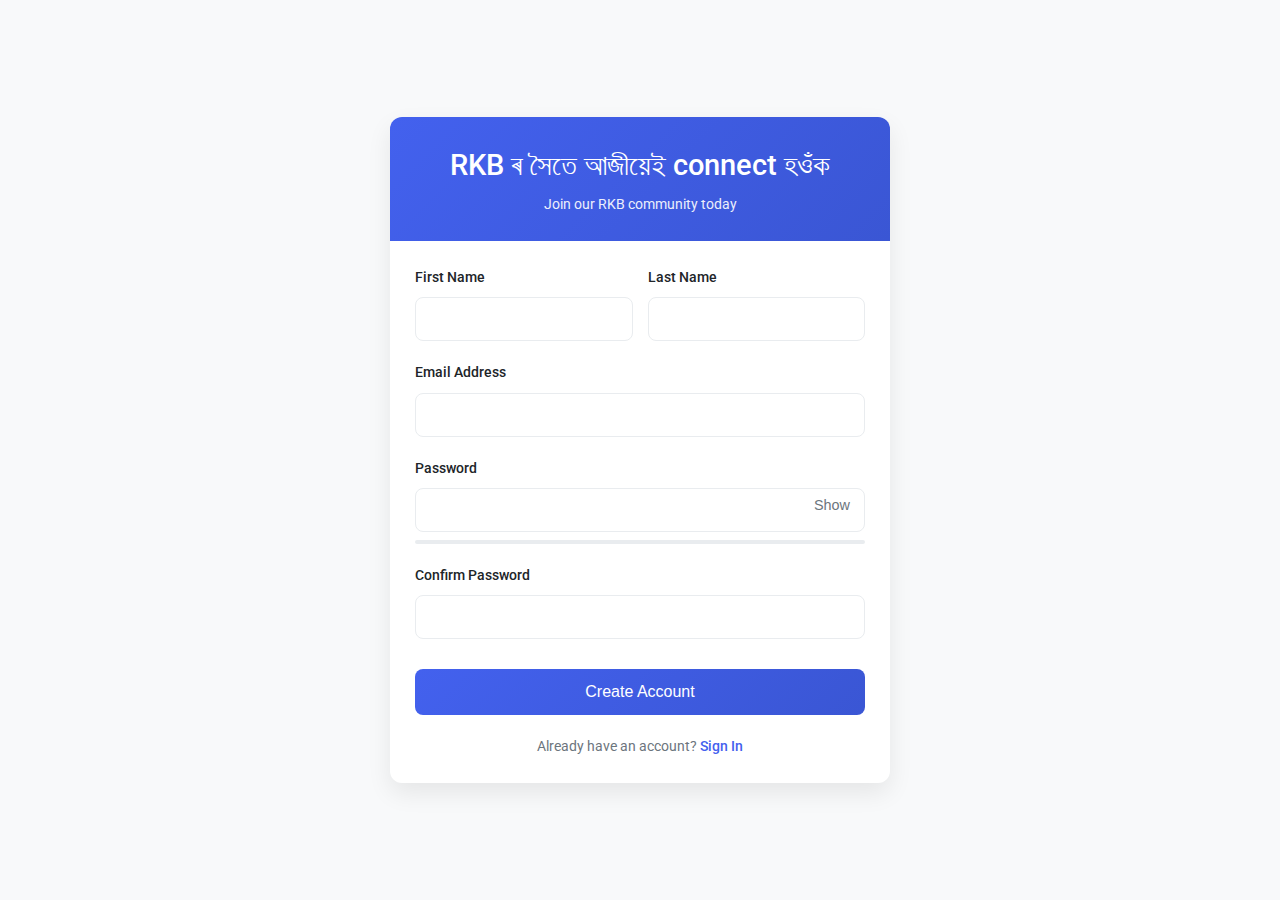
<file: test.html>
<!DOCTYPE html>
<html lang="en">
<head>
  <meta charset="UTF-8">
  <meta name="viewport" content="width=device-width, initial-scale=1.0">
  <title>Modern Registration Form</title>
  <link href="https://fonts.googleapis.com/css2?family=Roboto:wght@300;400;500;700&display=swap" rel="stylesheet">
  <style>
    :root {
      --primary-color: #4361ee;
      --primary-dark: #3a56d4;
      --secondary-color: #f72585;
      --light-gray: #f8f9fa;
      --medium-gray: #e9ecef;
      --dark-gray: #6c757d;
      --text-color: #212529;
      --error-color: #dc3545;
      --success-color: #28a745;
    }

    * {
      margin: 0;
      padding: 0;
      box-sizing: border-box;
    }

    body {
      font-family: 'Roboto', sans-serif;
      background-color: var(--light-gray);
      color: var(--text-color);
      line-height: 1.6;
      display: flex;
      justify-content: center;
      align-items: center;
      min-height: 100vh;
      padding: 20px;
    }

    .container {
      width: 100%;
      max-width: 500px;
      background: white;
      border-radius: 12px;
      box-shadow: 0 10px 25px rgba(0, 0, 0, 0.08);
      overflow: hidden;
    }

    .form-header {
      background: linear-gradient(135deg, var(--primary-color), var(--primary-dark));
      color: white;
      padding: 25px;
      text-align: center;
    }

    .form-header h1 {
      font-size: 1.8rem;
      font-weight: 500;
      margin-bottom: 5px;
    }

    .form-header p {
      font-size: 0.9rem;
      opacity: 0.9;
    }

    .form-body {
      padding: 25px;
    }

    .form-group {
      margin-bottom: 20px;
      position: relative;
    }

    .form-row {
      display: flex;
      gap: 15px;
    }

    .form-row .form-group {
      flex: 1;
    }

    label {
      display: block;
      margin-bottom: 8px;
      font-size: 0.9rem;
      font-weight: 500;
      color: var(--text-color);
    }

    .input-field {
      width: 100%;
      padding: 12px 15px;
      font-size: 1rem;
      border: 1px solid var(--medium-gray);
      border-radius: 8px;
      background-color: white;
      transition: all 0.3s ease;
    }

    .input-field:focus {
      border-color: var(--primary-color);
      box-shadow: 0 0 0 3px rgba(67, 97, 238, 0.2);
      outline: none;
    }

    .input-field.error {
      border-color: var(--error-color);
    }

    .error-message {
      color: var(--error-color);
      font-size: 0.8rem;
      margin-top: 5px;
      display: none;
    }

    .show-password {
      position: absolute;
      right: 15px;
      top: 40px;
      background: none;
      border: none;
      color: var(--dark-gray);
      cursor: pointer;
      font-size: 0.9rem;
    }

    .password-strength {
      height: 4px;
      background: var(--medium-gray);
      border-radius: 2px;
      margin-top: 8px;
      overflow: hidden;
    }

    .password-strength-bar {
      height: 100%;
      width: 0;
      background: var(--error-color);
      transition: width 0.3s ease, background 0.3s ease;
    }

    .submit-btn {
      width: 100%;
      padding: 14px;
      background: linear-gradient(135deg, var(--primary-color), var(--primary-dark));
      color: white;
      border: none;
      border-radius: 8px;
      font-size: 1rem;
      font-weight: 500;
      cursor: pointer;
      transition: all 0.3s ease;
      margin-top: 10px;
    }

    .submit-btn:hover {
      background: linear-gradient(135deg, var(--primary-dark), var(--primary-color));
      transform: translateY(-2px);
    }

    .submit-btn:active {
      transform: translateY(0);
    }

    .submit-btn:disabled {
      background: var(--medium-gray);
      cursor: not-allowed;
      transform: none;
    }

    .form-footer {
      text-align: center;
      margin-top: 20px;
      font-size: 0.9rem;
      color: var(--dark-gray);
    }

    .form-footer a {
      color: var(--primary-color);
      text-decoration: none;
      font-weight: 500;
    }

    .form-footer a:hover {
      text-decoration: underline;
    }

    .loading {
      display: inline-block;
      width: 20px;
      height: 20px;
      border: 3px solid rgba(255, 255, 255, 0.3);
      border-radius: 50%;
      border-top-color: white;
      animation: spin 1s ease-in-out infinite;
      margin-right: 10px;
      vertical-align: middle;
    }

    @keyframes spin {
      to { transform: rotate(360deg); }
    }

    /* Responsive adjustments */
    @media (max-width: 600px) {
      .form-row {
        flex-direction: column;
        gap: 0;
      }
      
      .form-header {
        padding: 20px 15px;
      }
      
      .form-body {
        padding: 20px 15px;
      }
      
      .input-field {
        padding: 12px;
      }
    }

    @media (max-width: 400px) {
      body {
        padding: 10px;
      }
      
      .form-header h1 {
        font-size: 1.5rem;
      }
    }
  </style>
</head>
<body>
  <div class="container">
    <div class="form-header">
      <h1>RKB ৰ সৈতে আজীয়েই connect হওঁক</h1>
      <p>Join our RKB community today</p>
    </div>
    
    <div class="form-body">
      <form id="signup-form">
        <div class="form-row">
          <div class="form-group">
            <label for="firstname">First Name</label>
            <input type="text" id="firstname" class="input-field" name="firstname" required>
            <div class="error-message" id="firstname-error">Please enter your first name</div>
          </div>
          
          <div class="form-group">
            <label for="lastname">Last Name</label>
            <input type="text" id="lastname" class="input-field" name="lastname" required>
            <div class="error-message" id="lastname-error">Please enter your last name</div>
          </div>
        </div>
        
        <div class="form-group">
          <label for="email">Email Address</label>
          <input type="email" id="email" class="input-field" name="email" required>
          <div class="error-message" id="email-error">Please enter a valid email address</div>
        </div>
        
        <div class="form-group">
          <label for="password">Password</label>
          <input type="password" id="password" class="input-field" name="password" required minlength="8">
          <button type="button" class="show-password" aria-label="Show password">Show</button>
          <div class="password-strength">
            <div class="password-strength-bar" id="password-strength-bar"></div>
          </div>
          <div class="error-message" id="password-error">Password must be at least 8 characters</div>
        </div>
        
        <div class="form-group">
          <label for="confirm-password">Confirm Password</label>
          <input type="password" id="confirm-password" class="input-field" name="confirm_password" required>
          <div class="error-message" id="confirm-password-error">Passwords don't match</div>
        </div>
        
        <button type="submit" class="submit-btn" id="submit-btn">
          <span id="submit-text">Create Account</span>
        </button>
      </form>
      
      <div class="form-footer">
        Already have an account? <a href="#">Sign In</a>
      </div>
    </div>
  </div>

  <script src="https://cdn.emailjs.com/dist/email.min.js"></script>
  <script>
    // Initialize EmailJS
    (function(){
      emailjs.init("BPl4WekWAGX8AzDXB"); // Replace with your actual EmailJS user ID
    })();

    document.addEventListener('DOMContentLoaded', function() {
      const form = document.getElementById('signup-form');
      const passwordInput = document.getElementById('password');
      const confirmPasswordInput = document.getElementById('confirm-password');
      const passwordStrengthBar = document.getElementById('password-strength-bar');
      const showPasswordBtn = document.querySelector('.show-password');
      const submitBtn = document.getElementById('submit-btn');
      const submitText = document.getElementById('submit-text');

      // Toggle password visibility
      showPasswordBtn.addEventListener('click', function() {
        const type = passwordInput.getAttribute('type') === 'password' ? 'text' : 'password';
        passwordInput.setAttribute('type', type);
        confirmPasswordInput.setAttribute('type', type);
        this.textContent = type === 'password' ? 'Show' : 'Hide';
      });

      // Password strength indicator
      passwordInput.addEventListener('input', function() {
        const strength = calculatePasswordStrength(this.value);
        updatePasswordStrengthBar(strength);
      });

      function calculatePasswordStrength(password) {
        let strength = 0;
        
        // Length check
        if (password.length >= 8) strength += 1;
        if (password.length >= 12) strength += 1;
        
        // Character variety
        if (/[A-Z]/.test(password)) strength += 1; // Uppercase
        if (/[a-z]/.test(password)) strength += 1; // Lowercase
        if (/[0-9]/.test(password)) strength += 1; // Numbers
        if (/[^A-Za-z0-9]/.test(password)) strength += 1; // Special chars
        
        return Math.min(strength, 5); // Cap at 5 for our strength meter
      }

      function updatePasswordStrengthBar(strength) {
        const colors = ['#dc3545', '#fd7e14', '#ffc107', '#28a745', '#20c997'];
        const width = (strength / 5) * 100;
        
        passwordStrengthBar.style.width = width + '%';
        passwordStrengthBar.style.backgroundColor = colors[strength - 1] || colors[0];
      }

      // Form validation
      form.addEventListener('submit', function(e) {
        e.preventDefault();
        
        if (validateForm()) {
          submitForm();
        }
      });

      function validateForm() {
        let isValid = true;
        
        // Validate first name
        const firstName = document.getElementById('firstname').value.trim();
        if (firstName === '') {
          showError('firstname-error', 'Please enter your first name');
          isValid = false;
        } else {
          hideError('firstname-error');
        }
        
        // Validate last name
        const lastName = document.getElementById('lastname').value.trim();
        if (lastName === '') {
          showError('lastname-error', 'Please enter your last name');
          isValid = false;
        } else {
          hideError('lastname-error');
        }
        
        // Validate email
        const email = document.getElementById('email').value.trim();
        if (!isValidEmail(email)) {
          showError('email-error', 'Please enter a valid email address');
          isValid = false;
        } else {
          hideError('email-error');
        }
        
        // Validate password
        const password = passwordInput.value;
        if (password.length < 8) {
          showError('password-error', 'Password must be at least 8 characters');
          isValid = false;
        } else {
          hideError('password-error');
        }
        
        // Validate password confirmation
        const confirmPassword = confirmPasswordInput.value;
        if (password !== confirmPassword) {
          showError('confirm-password-error', 'Passwords don\'t match');
          isValid = false;
        } else {
          hideError('confirm-password-error');
        }
        
        return isValid;
      }

      function isValidEmail(email) {
        return /^[^\s@]+@[^\s@]+\.[^\s@]+$/.test(email);
      }

      function showError(id, message) {
        const errorElement = document.getElementById(id);
        errorElement.textContent = message;
        errorElement.style.display = 'block';
        const inputField = errorElement.previousElementSibling;
        if (inputField.classList.contains('input-field')) {
          inputField.classList.add('error');
        }
      }

      function hideError(id) {
        const errorElement = document.getElementById(id);
        errorElement.style.display = 'none';
        const inputField = errorElement.previousElementSibling;
        if (inputField.classList.contains('input-field')) {
          inputField.classList.remove('error');
        }
      }

      function submitForm() {
        // Show loading state
        submitBtn.disabled = true;
        submitText.innerHTML = '<span class="loading"></span> Processing...';
        
        // Send form data via EmailJS
        emailjs.sendForm("service_3s7qqzj", "template_ugaa0bh", form)
          .then(function(response) {
            // Show success message
            alert('Registration successful! Welcome to our community.');
            form.reset();
          }, function(error) {
            // Show error message
            alert('There was an error submitting your form. Please try again.');
            console.error('EmailJS Error:', error);
          })
          .finally(function() {
            // Reset button state
            submitBtn.disabled = false;
            submitText.textContent = 'Create Account';
          });
      }
      
      // Real-time validation for better UX
      document.querySelectorAll('.input-field').forEach(input => {
        input.addEventListener('blur', function() {
          validateForm();
        });
      });
    });
  </script>
</body>
</html>
</file>
